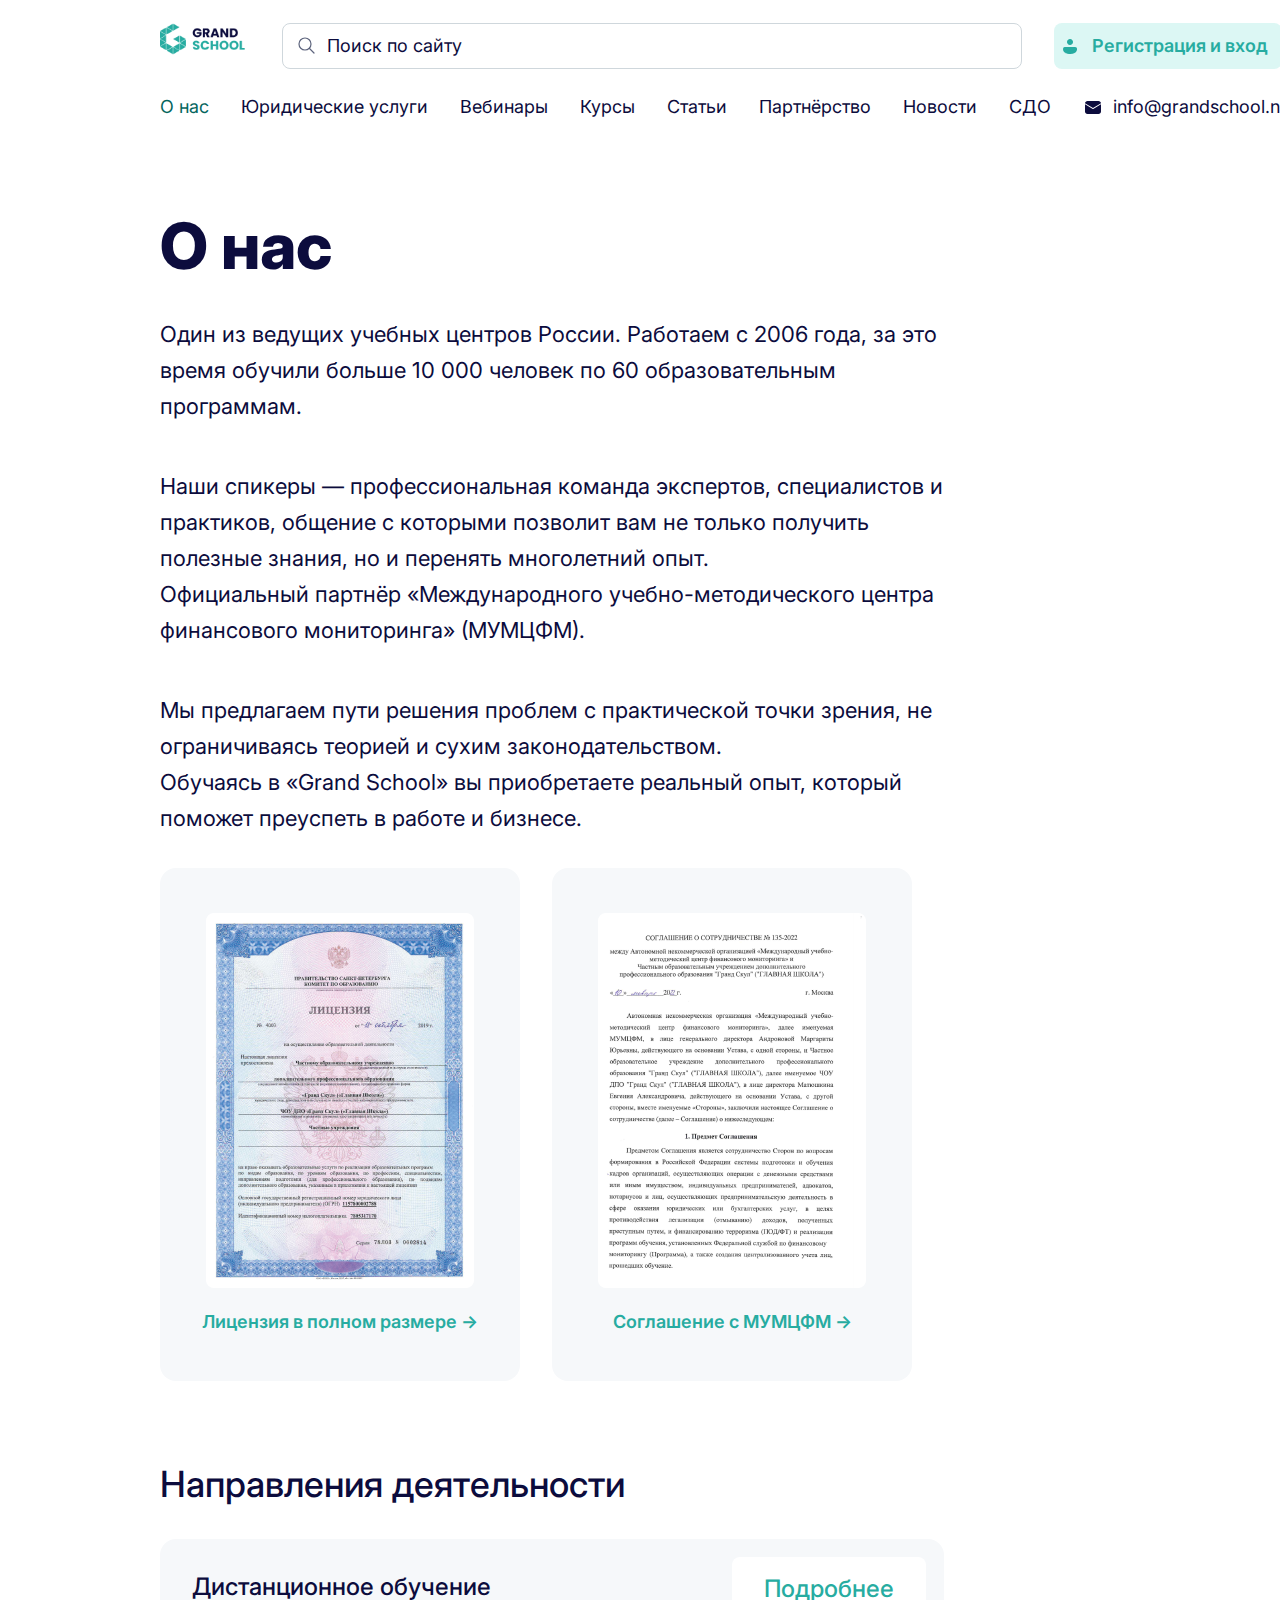
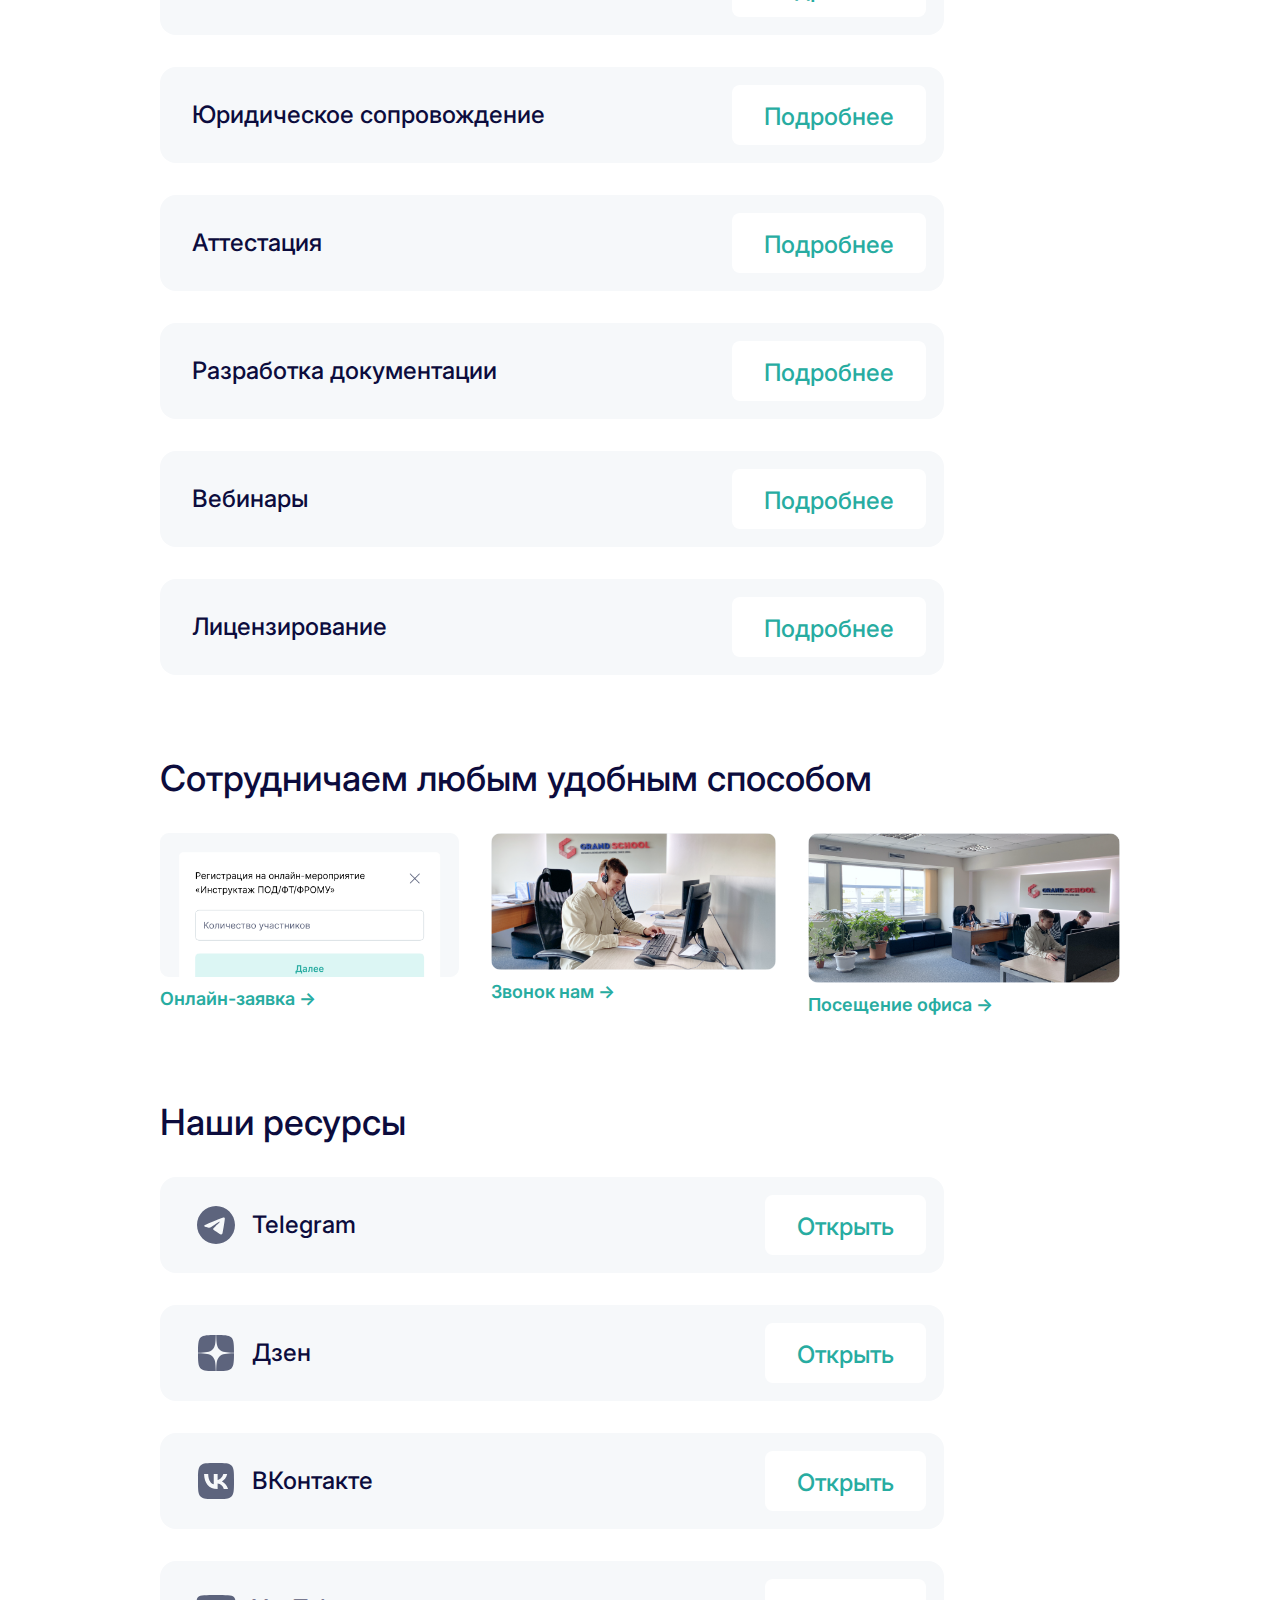
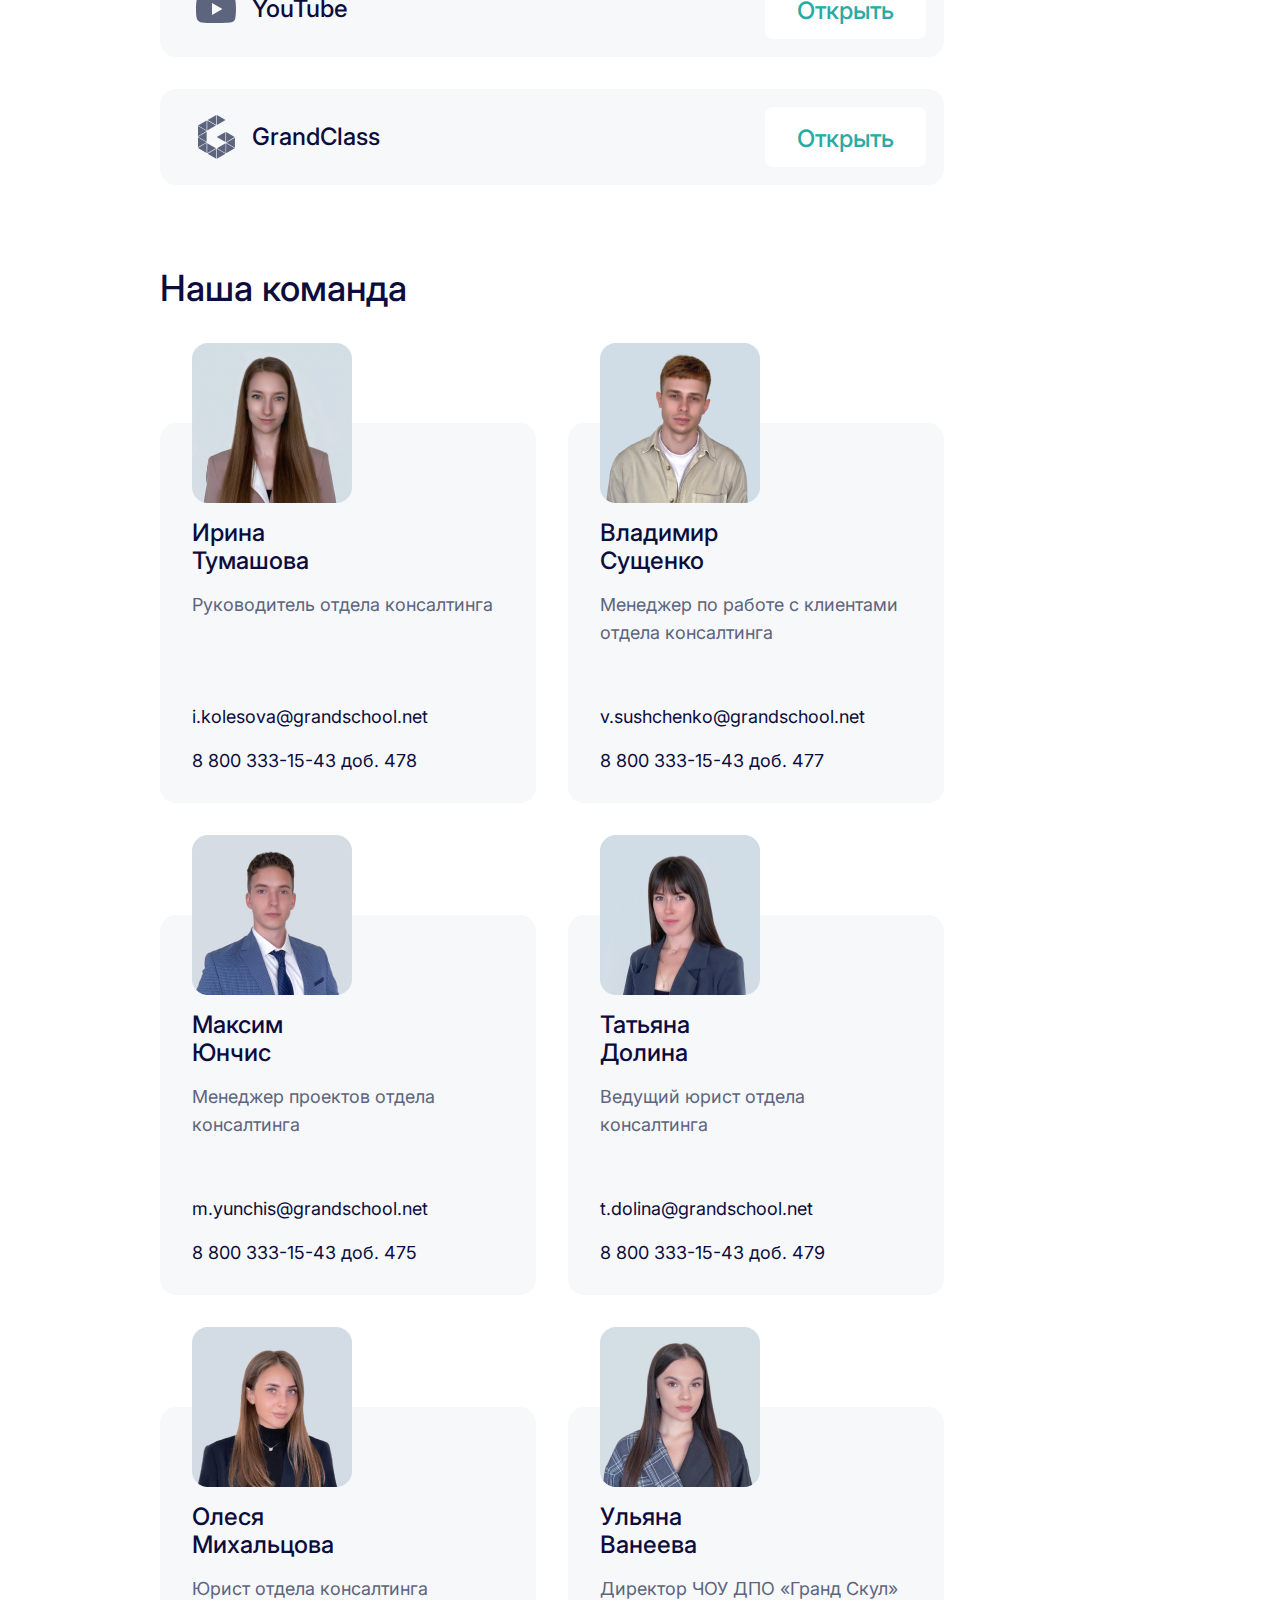
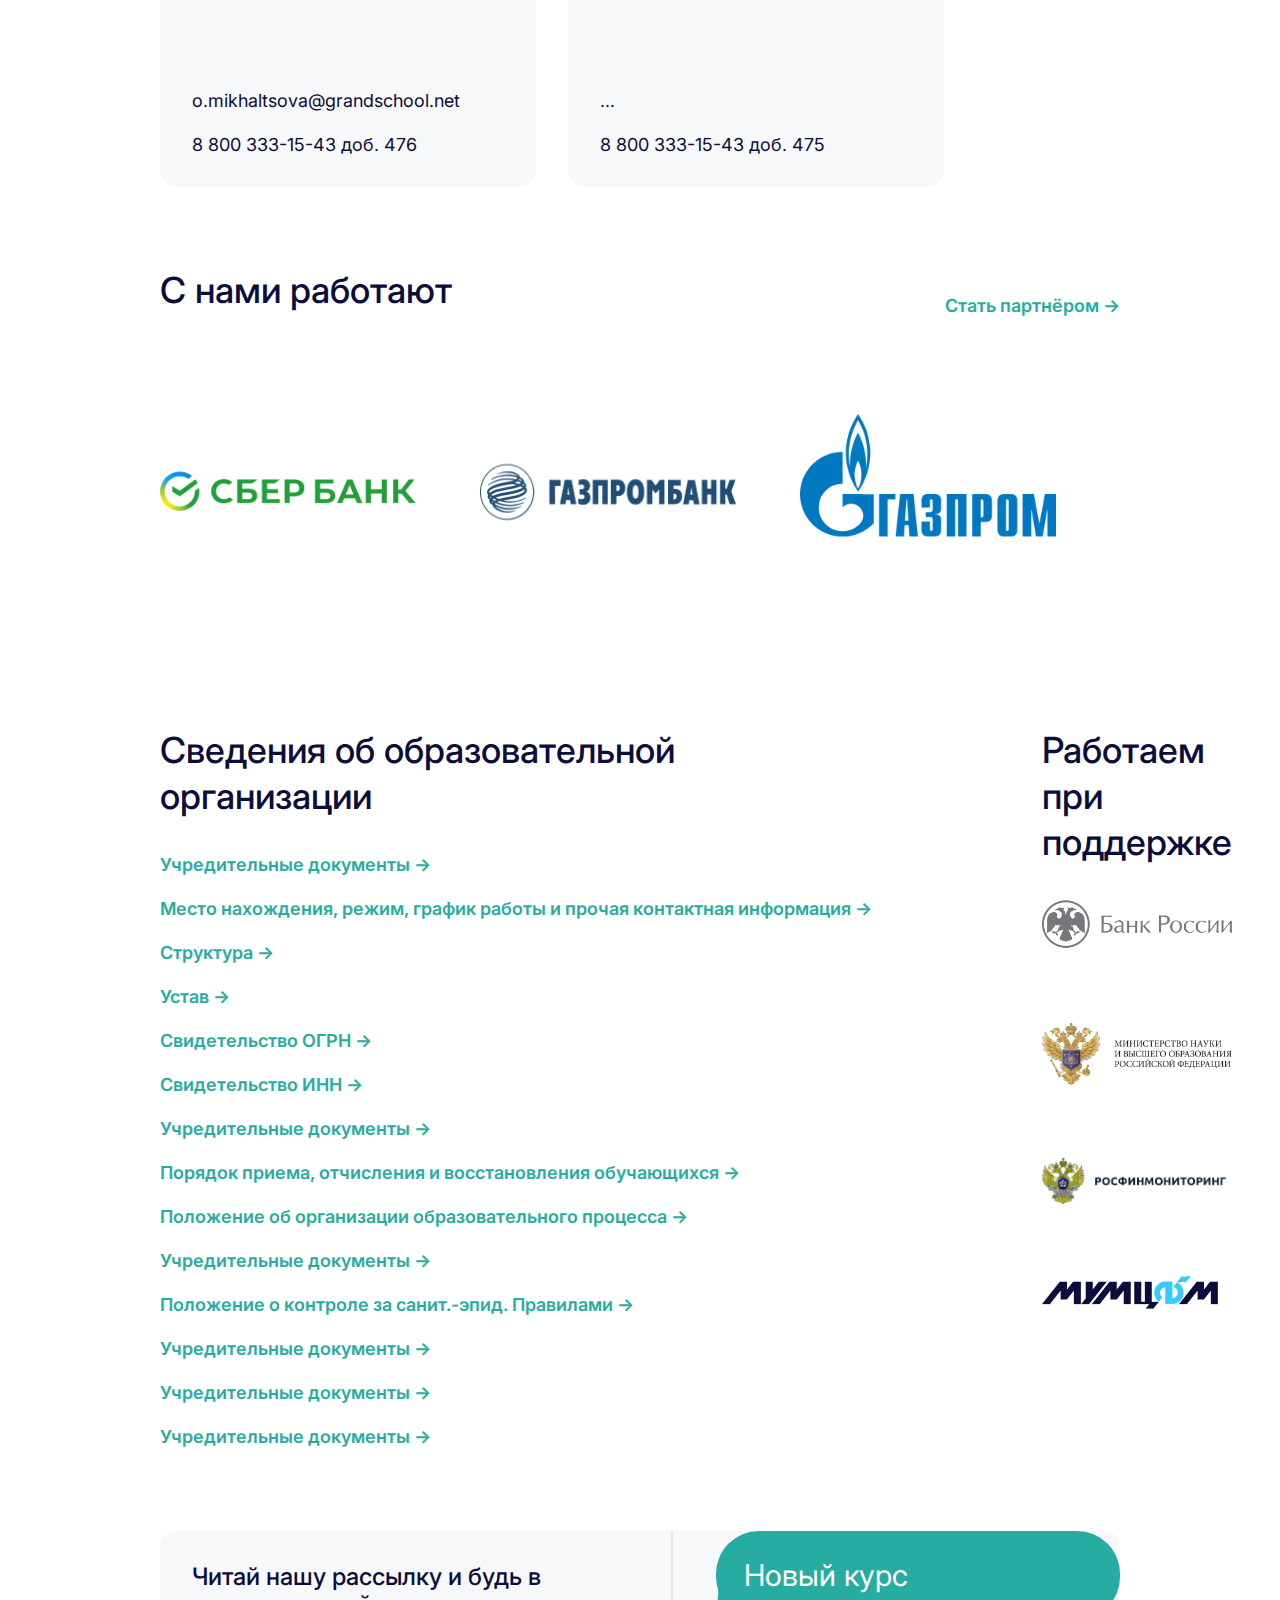
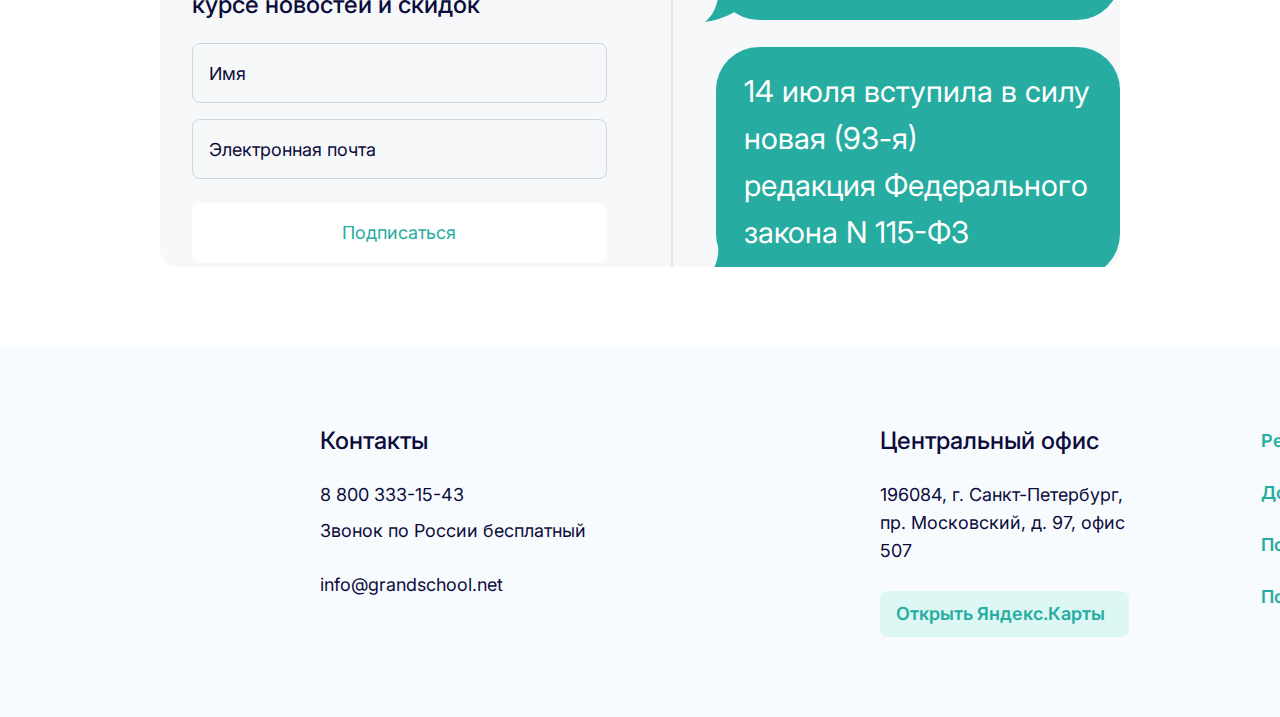
<file: index.html>
<!DOCTYPE html>
<html lang="en">
<head>
    <meta charset="UTF-8">
    <title>Title</title>
  <link rel="stylesheet" href="./css/main.css">
</head>
<body>
  <script src="./scripts/carousel.js"></script>

  <!--Header-->
  <header>
    <div class="container">
      <div class="header-container">
        <!--Header top-->
        <div class="header-top content-container">
          <a class="logo" href="#"><img src="/img/images/logo.png" alt="logo"/></a>
          <form class="header-top-search-form form-input" action="#" method="get">
            <button type="submit"><img src="/img/icons/24/Search.svg" alt=""></button>
            <input placeholder="Поиск по сайту" type="search">
          </form>
          <div class="header-top-registration">
            <a href="#" class="link-button">
              <img src="./img/icons/20/Person.png">
              Регистрация и вход
            </a>
            <a href="#" class="link-button">
              <img src="./img/icons/20/Phone.png">
              Заказать звонок
            </a>
          </div>
        </div>
        <!--Header bottom-->
        <div class="header-bottom content-container">
          <nav class="header-bottom-nav">
            <ul class="nav-list">
              <li class="nav-item"><a class="nav-link active" href="#">О нас</a></li>
              <li class="nav-item"><a class="nav-link" href="#">Юридические услуги</a></li>
              <li class="nav-item"><a class="nav-link" href="#">Вебинары</a></li>
              <li class="nav-item"><a class="nav-link" href="#">Курсы</a></li>
              <li class="nav-item"><a class="nav-link" href="#">Статьи</a></li>
              <li class="nav-item"><a class="nav-link" href="#">Партнёрство</a></li>
              <li class="nav-item"><a class="nav-link" href="#">Новости</a></li>
              <li class="nav-item"><a class="nav-link" href="#">СДО</a></li>
            </ul>
          </nav>
          <div class="nav-list">
            <div class="contacts">
              <img src="/img/icons/20/Mail.svg">
              info@grandschool.net
            </div>
            <div class="contacts">
              <img src="/img/icons/20/Phone.svg">
              <p>8 800 333-15-43</p>
            </div>
          </div>
        </div>
      </div>
    </div>
  </header>
  <!--Content-->
  <div class="content">
    <div class="container">
      <!--About-->
      <div class="content-about">
        <h1>О нас</h1>
        <div class="content-container wrapped">
          <!--About text-->
          <div class="content-about-text">
            <p>Один из ведущих учебных центров России. Работаем с 2006 года, за это время обучили больше 10 000 человек по 60 образовательным программам.</p>
            <p>Наши спикеры — профессиональная команда экспертов, специалистов и практиков, общение с которыми позволит вам не только получить полезные знания, но и перенять многолетний опыт.</p>
            <p>Официальный партнёр «Международного учебно-методического центра финансового мониторинга» (МУМЦФМ).</p>
            <p>Мы предлагаем пути решения проблем с практической точки зрения, не ограничиваясь теорией и сухим законодательством.</p>
            <p>Обучаясь в «Grand School» вы приобретаете реальный опыт, который поможет преуспеть в работе и бизнесе.</p>
          </div>
          <!--About docs-->
          <div class="content-container">
            <div class="content-about-doc">
              <img src="./img/images/license_front.png" alt="license">
              <a class="content-link" href="#">Лицензия в полном размере →</a>
            </div>
            <div class="content-about-doc">
              <img src="./img/images/agreement.png" alt="agreement">
              <a class="content-link" href="#">Соглашение с МУМЦФМ →</a>
            </div>
          </div>
        </div>
      </div>
      <!--Activity Direction-->
      <div class="content-activity-direction">
        <h2>Направления деятельности</h2>
        <div class="content-container wrapped">
          <div class="content-outline-panel">
            <span>Дистанционное обучение</span>
            <a href="#" class="content-detail-btn">Подробнее</a>
          </div>
          <div class="content-outline-panel">
            <span>Юридическое сопровождение</span>
            <a href="#" class="content-detail-btn">Подробнее</a>
          </div>
          <div class="content-outline-panel">
            <span>Аттестация</span>
            <a href="#" class="content-detail-btn">Подробнее</a>
          </div>
          <div class="content-outline-panel">
            <span>Разработка документации</span>
            <a href="#" class="content-detail-btn">Подробнее</a>
          </div>
          <div class="content-outline-panel">
            <span>Вебинары</span>
            <a href="#" class="content-detail-btn">Подробнее</a>
          </div>
          <div class="content-outline-panel">
            <span>Лицензирование</span>
            <a href="#" class="content-detail-btn">Подробнее</a>
          </div>
        </div>
      </div>
      <!--Cooperation-->
      <div class="content-cooperation">
        <h2>Сотрудничаем любым удобным способом</h2>
        <div class="content-container">
          <div class="content-cooperation-container-item">
            <img src="/img/images/online_application.png" alt="cooperation">
            <a class="content-link" href="#">Онлайн-заявка →</a>
          </div>
          <div class="content-cooperation-container-item">
            <img src="/img/images/call_us.png" alt="cooperation">
            <a class="content-link" href="#">Звонок нам →</a>
          </div>
          <div class="content-cooperation-container-item">
            <img src="/img/images/office_visit.png" alt="cooperation">
            <a class="content-link" href="#">Посещение офиса →</a>
          </div>
        </div>
      </div>
      <!--Resources-->
      <div class="content-resources">
        <h2>Наши ресурсы</h2>
        <div class="content-container wrapped">
          <div class="content-outline-panel">
            <div class="social-logo-text">
              <img src="/img/icons/48/TG.svg" alt="icon">
              <span>Telegram</span>
            </div>
            <a href="#" class="content-detail-btn">Открыть</a>
          </div>
          <div class="content-outline-panel">
            <div class="social-logo-text">
              <img src="/img/icons/48/Zen.svg" alt="icon">
              <span>Дзен</span>
            </div>
            <a href="#" class="content-detail-btn">Открыть</a>
          </div>
          <div class="content-outline-panel">
            <div class="social-logo-text">
              <img src="/img/icons/48/VK.svg" alt="icon">
              <span>ВКонтакте</span>
            </div>
            <a href="#" class="content-detail-btn">Открыть</a>
          </div>
          <div class="content-outline-panel">
            <div class="social-logo-text">
              <img src="/img/icons/48/YT.svg" alt="icon">
              <span>YouTube</span>
            </div>
            <a href="#" class="content-detail-btn">Открыть</a>
          </div>
          <div class="content-outline-panel">
            <div class="social-logo-text">
              <img src="/img/icons/48/Grand.svg" alt="icon">
              <span>GrandClass</span>
            </div>
            <a href="#" class="content-detail-btn">Открыть</a>
          </div>
        </div>
      </div>
      <!--Team-->
      <div>
        <h2>Наша команда</h2>
        <div class="content-team content-container wrapped">
          <div class="content-team-staff">
            <img class="content-team-staff-avatar" src="img/avatars/1.png" alt="Staff avatar" />
            <div class="content-team-staff-text">
              <div>
                <p class="text-title">Ирина<br>Тумашова</p>
                <p class="content-team-staff-text-description">Руководитель отдела консалтинга</p>
              </div>
              <div>
                <p>i.kolesova@grandschool.net</p>
                <p>8 800 333-15-43 <b>доб. 478</b></p>
              </div>
            </div>
          </div>
          <div class="content-team-staff">
            <img class="content-team-staff-avatar" src="img/avatars/2.png" alt="Staff avatar" />
            <div class="content-team-staff-text">
              <div>
                <p class="text-title">Владимир<br>Сущенко</p>
                <p class="content-team-staff-text-description">Менеджер по работе с клиентами отдела консалтинга</p>
              </div>
              <div>
                <p>v.sushchenko@grandschool.net</p>
                <p>8 800 333-15-43 <b>доб. 477</b></p>
              </div>
            </div>
          </div>
          <div class="content-team-staff">
            <img class="content-team-staff-avatar" src="img/avatars/3.png" alt="Staff avatar" />
            <div class="content-team-staff-text">
              <div>
                <p class="text-title">Максим<br>Юнчис</p>
                <p class="content-team-staff-text-description">Менеджер проектов отдела консалтинга</p>
              </div>
              <div>
                <p>m.yunchis@grandschool.net</p>
                <p>8 800 333-15-43 <b>доб. 475</b></p>
              </div>
            </div>
          </div>
          <div class="content-team-staff">
            <img class="content-team-staff-avatar" src="img/avatars/4.png" alt="Staff avatar" />
            <div class="content-team-staff-text">
              <div>
                <p class="text-title">Татьяна<br>Долина</p>
                <p class="content-team-staff-text-description">Ведущий юрист отдела консалтинга</p>
              </div>
              <div>
                <p>t.dolina@grandschool.net</p>
                <p>8 800 333-15-43 <b>доб. 479</b></p>
              </div>
            </div>
          </div>
          <div class="content-team-staff">
            <img class="content-team-staff-avatar" src="img/avatars/5.png" alt="Staff avatar" />
            <div class="content-team-staff-text">
              <div>
                <p class="text-title">Олеся<br>Михальцова</p>
                <p class="content-team-staff-text-description">Юрист отдела консалтинга</p>
              </div>
              <div>
                <p>o.mikhaltsova@grandschool.net</p>
                <p>8 800 333-15-43 <b>доб. 476</b></p>
              </div>
            </div>
          </div>
          <div class="content-team-staff">
            <img class="content-team-staff-avatar" src="img/avatars/6.png" alt="Staff avatar" />
            <div class="content-team-staff-text">
              <div>
                <p class="text-title">Ульяна<br>Ванеева</p>
                <p class="content-team-staff-text-description">Директор ЧОУ ДПО «Гранд Скул»</p>
              </div>
              <div>
                <p>...</p>
                <p>8 800 333-15-43 <b>доб. 475</b></p>
              </div>
            </div>
          </div>
        </div>
      </div>
      <!--Our partners-->
      <div class="content-our-partners">
        <div class="content-our-partners-title">
          <h2>С нами работают</h2>
          <a class="content-link" href="#">Стать партнёром →</a>
        </div>
        <div class="content-our-partners-carousel">
          <ul class="carousel-slides">
            <li class="carousel-slide">
              <img class="carousel-item-img" alt="" src="/img/images/Partners/Sber.png">
            </li>
            <li class="carousel-slide">
              <img class="carousel-item-img" alt="" src="/img/images/Partners/Gazprombank.png">
            </li>
            <li class="carousel-slide">
              <img class="carousel-item-img" alt="" src="/img/images/Partners/Gazprom.png">
            </li>
            <li class="carousel-slide">
              <img class="carousel-item-img" alt="" src="/img/images/Partners/Alfa.png">
            </li>
            <li class="carousel-slide">
              <img class="carousel-item-img" alt="" src="/img/images/Partners/Ural.png">
            </li>
            <li class="carousel-slide">
              <img class="carousel-item-img" alt="" src="/img/images/Partners/Tele2.png">
            </li>
            <li class="carousel-slide">
              <img class="carousel-item-img" alt="" src="/img/images/Partners/Polus.png">
            </li>
            <li class="carousel-slide">
              <img class="carousel-item-img" alt="" src="/img/images/Partners/Floors.png">
            </li>
          </ul>
        </div>
      </div>
      <!--About organization-->
      <div class="content-info-organization">
        <div>
          <h2>Сведения об образовательной организации</h2>
          <ul class="content-info-organization-list">
            <li class="content-link"><a href="#">Учредительные документы →</a></li>
            <li class="content-link"><a href="#">Место нахождения, режим, график работы и прочая контактная информация →</a></li>
            <li class="content-link"><a href="#">Структура →</a></li>
            <li class="content-link"><a href="#">Устав →</a></li>
            <li class="content-link"><a href="#">Свидетельство ОГРН →</a></li>
            <li class="content-link"><a href="#">Свидетельство ИНН →</a></li>
            <li class="content-link"><a href="#">Учредительные документы →</a></li>
            <li class="content-link"><a href="#">Порядок приема, отчисления и восстановления обучающихся →</a></li>
            <li class="content-link"><a href="#">Положение об организации образовательного процесса →</a></li>
            <li class="content-link"><a href="#">Учредительные документы →</a></li>
            <li class="content-link"><a href="#">Положение о контроле за санит.-эпид. Правилами →</a></li>
            <li class="content-link"><a href="#">Учредительные документы →</a></li>
            <li class="content-link"><a href="#">Учредительные документы →</a></li>
            <li class="content-link"><a href="#">Учредительные документы →</a></li>
          </ul>
        </div>
        <div>
          <h2>Работаем при поддержке</h2>
          <ul class="content-partners">
            <li><img src="/img/images/RFBank.png" alt="logo"></li>
            <li><img src="/img/images/minobr.png" alt="logo"></li>
            <li><img src="/img/images/rosinfo.png" alt="logo"></li>
            <li><img src="/img/images/mumcfm.png" alt="logo"></li>
          </ul>
        </div>
      </div>
      <!--Mailing-->
      <div class="content-mailing">
        <div class="content-mailing-form">
          <form class="content-mailing-follow" action="#" method="post">
            <p class="text-title">Читай нашу рассылку и будь в курсе новостей и скидок</p>
            <input class="content-mailing-follow-input form-input" type="text" placeholder="Имя" />
            <input class="content-mailing-follow-input form-input" type="text" placeholder="Электронная почта" />
            <button class="content-detail-btn" type="submit">Подписаться</button>
          </form>
        </div>
        <img class="content-mailing-vector" src="img/icons/vector.svg">
        <div class="content-mailing-list">
          <div class="content-mailing-list-message">
            <div class="content-mailing-list-item">
              <p>Новый курс</p>
            </div>
          </div>
          <div class="content-mailing-list-message">
            <div class="content-mailing-list-item">
              <p>14 июля вступила в силу новая (93-я)</p>
              <p>редакция Федерального закона N 115-ФЗ</p>
            </div>
          </div>
          <div class="content-mailing-list-message">
            <div class="content-mailing-list-item">
              <p>Новый курс для бухгалтеров ломбарда</p>
            </div>
          </div>
        </div>
      </div>
    </div>
  </div>
  <!--Footer-->
  <footer class="footer">
    <div class="container">
      <div class="footer-container">
        <div class="footer-contacts">
          <p class="text-title">Контакты</p>
          <div>
            <p class="highlighted-text title-text">8 800 333-15-43</p>
            <p>Звонок по России бесплатный</p>
          </div>
          <div class="highlighted-text title-text">info@grandschool.net</div>
        </div>
        <div class="footer-social-networks">
          <a href="#"><img src="/img/icons/telegram.svg"></a>
          <a href="#"><img src="/img/icons/vk.svg"></a>
          <a href="#"><img src="/img/icons/ya.svg"></a>
          <a href="#"><img src="/img/icons/youtube.svg"></a>
        </div>
        <div class="footer-address">
          <p class="text-title">Центральный офис</p>
          <di>
            <p>196084, г. Санкт-Петербург,</p>
            <p>пр. Московский, д. 97, офис 507</p>
          </di>
          <a href="#" class="link-button">Открыть Яндекс.Карты</a>
        </div>
        <div class="footer-policy">
          <ul class="footer-info-list">
            <li class="content-link"><a href="#">Реквизиты документы →</a></li>
            <li class="content-link"><a href="#">Договор оферта →</a></li>
            <li class="content-link"><a href="#">Пользовательское соглашение →</a></li>
            <li class="content-link"><a href="#">Политика конфиденциальности →</a></li>
          </ul>
        </div>
      </div>
    </div>
  </footer>

</body>
</html>
</file>
<file: css/main.css>
@import "reset.css";
@import url('https://fonts.googleapis.com/css2?family=Inter:wght@400;500;600;800&display=swap');


body {
    font-family: 'Inter', sans-serif;
    font-style: normal;
    font-size: 18px;
    font-weight: 400;
    line-height: 28px;
    color: #0C0C3D;
}


.container {
    max-width: 1920px;
    padding: 0 160px;
    margin: 0 auto;
}

.content-container {
    display: flex;
    justify-content: space-between;
    gap: 32px;
}

.wrapped {
    flex-wrap: wrap;
}

/*Elements*/

h1 {
    font-size: 64px;
    font-weight: 800;
    line-height: 76px;

    margin-bottom: 32px;
}

h2 {
    font-size: 36px;
    font-weight: 500;
    line-height: 46px;

    margin-bottom: 32px;
}

.form-input {
    border: 1px solid #CFD7DC;
    border-radius: 8px;
}

.link-button {
    background-color: #DCF7F4;
    color: #27ACA1;
    padding: 9px 24px 9px 16px;
    border-radius: 8px;

    display: flex;
    gap: 12px;
    justify-content: center;
    align-items: center;

    font-weight: 600;

    white-space: nowrap;

    transition: 0.2s ease-in;
}

.link-button:hover {
    background-color: #F6F8FA;
    color: #04665E;
}

.contacts {
    display: flex;
    gap: 10px;
    align-items: center;
    white-space: nowrap;
}

.content-link {
    color: #27ACA1;
    font-size: 18px;
    font-weight: 600;
    text-align: center;

    transition: 0.2s ease-in;
}

.content-link:hover {
    color: #04665E;
}


.text-title {
    font-weight: 500;
    font-size: 24px;
}


/*Header*/

.header-container {
    height: 144px;

    display: flex;
    flex-direction: column;
    justify-content: center;
    gap: 24px;

    margin-bottom: 64px;
}


/*header-top*/

.logo {
    min-width: 90px;
}

.header-top {
    height: 46px;
}

.header-top-search-form {
    display: flex;
    gap: 8px;
    padding: 9px 9px 9px 12px;
    min-width: 740px;
}

.header-top-registration {
    display: flex;
    gap: 12px;
}


/*header-bottom*/

.nav-list {
    display: flex;
    gap: 32px;

    white-space: nowrap;
}

.nav-link.active {
    color: #04665E;
}


/*Content*/

.content > div {
    display: flex;
    flex-direction: column;
    gap: 80px;
}

.content-outline-panel {
    background-color: #F6F8FA;
    border-radius: 16px;
    width: 784px;
    height: 96px;

    padding: 18px 18px 18px 32px;

    display: flex;
    justify-content: space-between;
    align-items: center;

    font-size: 24px;
    font-weight: 500;
    line-height: 32px;
}

.content-detail-btn {
    border-radius: 8px;
    background-color: #FFFFFF;
    height: 60px;
    padding: 16px 32px;
    color: #27ACA1;
    cursor: pointer;

    transition: 0.2s ease-in;
}

.content-detail-btn:hover,
.content-detail-btn:active {
    background-color: #27ACA1;
    color: #FFFFFF;
}

.social-logo-text {
    display: flex;
    align-items: center;
    gap: 12px;
}


/*content-about*/

.content-about-text {
    max-width: 792px;
}

.content-about-text p {
    font-size: 22px;
    line-height: 36px;
}

.content-about-text p:nth-child(2n) {
    margin-top: 2em;
}

.content-about-doc {
    background-color: #F6F8FA;
    border-radius: 16px;
    height: 513px;
    width: 360px;

    display: flex;
    flex-direction: column;
    gap: 20px;
    align-items: center;
    justify-content: center;
}


/*content-cooperation*/

.content-cooperation-container-item {
    max-width: 512px;
}


/*content-team*/

.content-team {
    justify-content: start;
}

.content-team-staff {
    padding-top: 80px;
    position: relative;
}

.content-team-staff-avatar {
    width: 160px;
    height: 160px;

    position: absolute;
    left: 32px;
    top: 0;
}

.content-team-staff-text {
    display: flex;
    flex-direction: column;
    justify-content: space-between;
    gap: 48px;

    padding: 96px 32px 28px;


    border-radius: 16px;
    background-color: #F6F8FA;

    width: 376px;
    height: 380px;
}

.content-team-staff-text div {
    display: flex;
    flex-direction: column;
    align-items: flex-start;
    gap: 16px;

    width: 312px;
}

.content-team-staff-text-description {
    height: 56px;
    color: #5D647D;
}


/*content-our-partners*/

.content-our-partners {
    display: flex;
    flex-direction: column;
}

.content-our-partners-title {
    width: 100%;

    display: flex;
    justify-content: space-between;
    align-items: center;
}

.carousel-slides {
    display: flex;
    gap: 64px;
    align-items: center;
    overflow: hidden;
}

.carousel-slide {
    position: relative;
    flex-shrink: 0;
}

.carousel-item-img {
    max-width: 256px;
}

.content-info-organization {
    display: flex;
    gap: 170px;
}

.content-info-organization-list {
    display: flex;
    flex-direction: column;
    gap: 16px;
    align-items: flex-start;
}

.content-info-organization-list a {
    white-space: nowrap;
}

.content-partners {
    max-width: 460px;

    display: flex;
    flex-direction: column;
    gap: 64px;
}


/*content-mailing*/

.content-mailing {
    border-radius: 16px;
    background-color: #F6F8FA;
    height: 336px;

    display: flex;
    gap: 32px;
}

.content-mailing-vector {
    height: 100%;
}

.content-mailing-form {
    padding: 32px;
}

.content-mailing-follow {
    display: flex;
    flex-direction: column;

    max-width: 683px;
}

.content-mailing-follow p {
    margin-bottom: 24px;
}

.content-mailing-follow button {
    margin-top: 24px;
    text-align: center;
}

.content-mailing-follow-input {
    height: 60px;
    padding: 0 16px;
}

.content-mailing-follow-input + .content-mailing-follow-input {
    margin-top: 16px;
}


.content-mailing-list {
    display: flex;
    flex-direction: column;
    gap: 27px;

    overflow: auto;

    padding-bottom: 32px;
}

.content-mailing-list::-webkit-scrollbar {
    width: 0;
}

.content-mailing-list-item {
    background-color: #27ACA1;
    border-radius: 43px;
    padding: 21px 28px;
}

.content-mailing-list-message {
    position: relative;

    padding-left: 11px;
}

.content-mailing-list-message:after {
    content: url("/img/icons/ponytail.svg");
    position: absolute;
    left: 0;
    bottom: -10px;
}

.content-mailing-list-item p {
    color: #FFFFFF;
    font-size: 30px;
    line-height: 47px;
}


/*Footer*/
.footer {
    margin-top: 80px;
    padding: 80px 160px;
    background-color: #F8FBFE;
}

.footer-container {
    display: flex;
    gap: 132px;
}

.footer-contacts {
    width: 260px;

    display: flex;
    flex-direction: column;
    gap: 26px;

    white-space: nowrap;
}

.footer-contacts div {
    display: flex;
    flex-direction: column;
    gap: 8px;
}

.footer-social-networks {
    display: flex;
    gap: 12px;
}

.footer-address {
    display: flex;
    flex-direction: column;
    gap: 26px;
}

.footer-info-list {
    display: flex;
    flex-direction: column;
    gap: 24px;

    align-items: start;
    white-space: nowrap;
}
</file>
